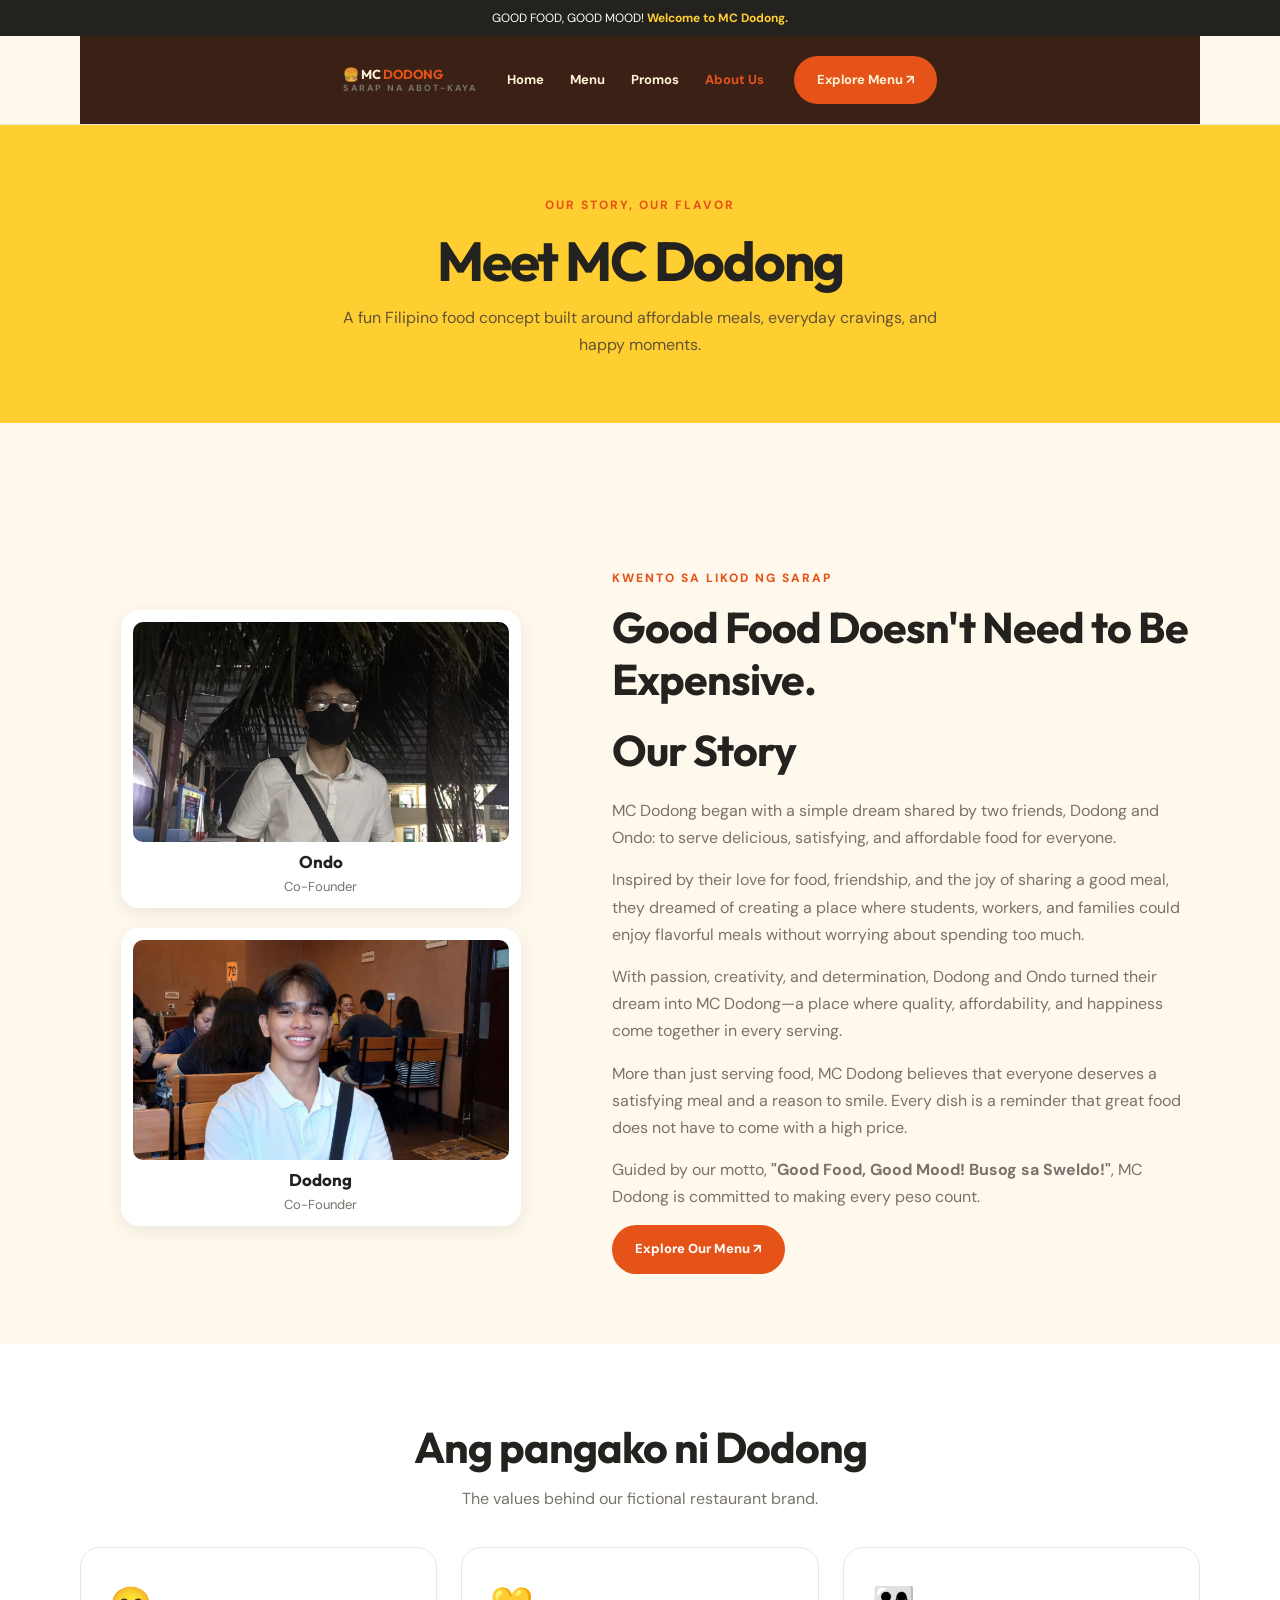
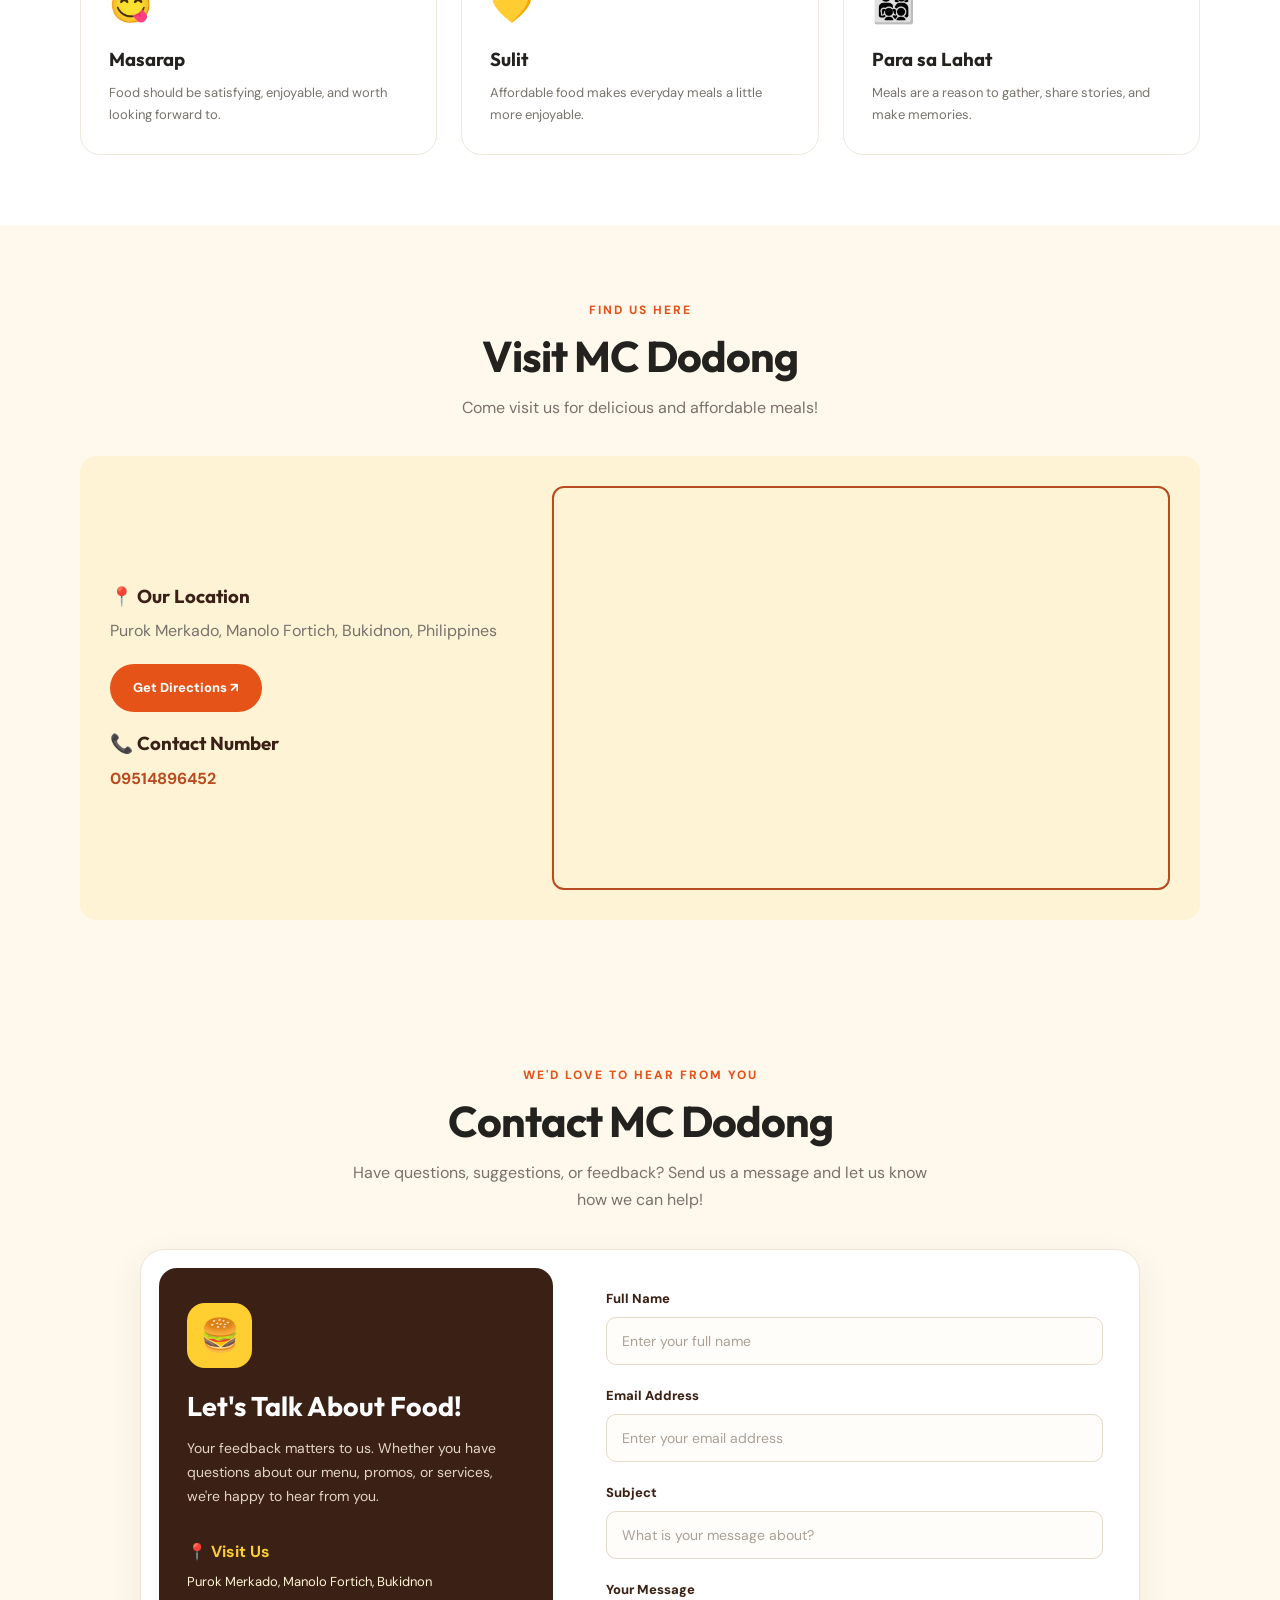
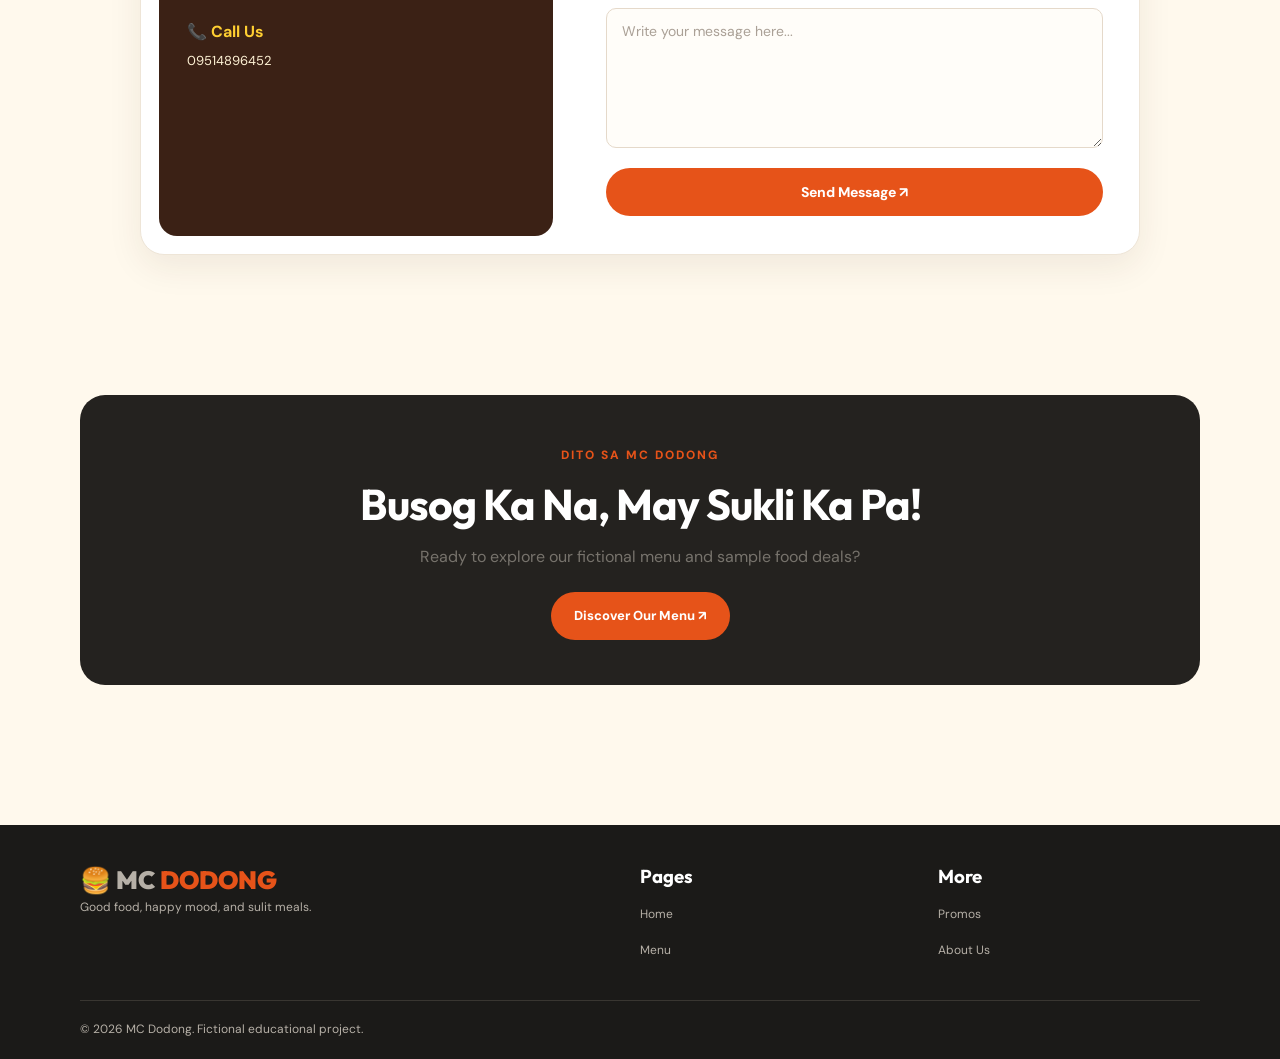
<file: about.html>
<!DOCTYPE html>
<html lang="en">
<head>
    
    <meta charset="UTF-8">
    <meta name="viewport" content="width=device-width, initial-scale=1.0">
    <title>MC Dodong | About Us</title>
    <link rel="stylesheet" href="styles.css">
</head>
<body>
    



<div class="announcement">GOOD FOOD, GOOD MOOD! <strong>Welcome to MC Dodong.</strong></div>

<header>
    <div class="container navbar">
        <a href="index.html" class="logo">🍔 MC <span>DODONG</span><small>SARAP NA ABOT-KAYA</small></a>
        <nav>
            <a href="index.html">Home</a>
            <a href="menu.html">Menu</a>
            <a href="promos.html">Promos</a>
            <a href="about.html" class="active">About Us</a>
        </nav>
        <a href="menu.html" class="btn">Explore Menu ↗</a>
    </div>
</header>

<main>
    <section class="page-banner">
        <span class="eyebrow">Our story, our flavor</span>
        <h1>Meet MC Dodong</h1>
        <p>A fun Filipino food concept built around affordable meals,
           everyday cravings, and happy moments.</p>
    </section>

    <section>
<section>
    <div class="container about-grid">

    
        <div class="founders-section">

            <div class="founder-card">
                <img src="you.png" alt="Photo of Ondo">
                <h3>Ondo</h3>
                <p>Co-Founder</p>
            </div>

            <div class="founder-card">
                <img src="dodong.png" alt="Photo of Dodong">
                <h3>Dodong</h3>
                <p>Co-Founder</p>
            </div>

        </div>

        <!-- RIGHT SIDE: OUR STORY -->
        <div class="story-content">
            <span class="eyebrow">Kwento sa likod ng sarap</span>

            <h2>Good Food Doesn't Need to Be Expensive.</h2>
            <h2>Our Story</h2>

            <p>
                MC Dodong began with a simple dream shared by two
                friends, Dodong and Ondo: to serve delicious,
                satisfying, and affordable food for everyone.
            </p>

            <p>
                Inspired by their love for food, friendship, and the
                joy of sharing a good meal, they dreamed of creating
                a place where students, workers, and families could
                enjoy flavorful meals without worrying about
                spending too much.
            </p>

            <p>
                With passion, creativity, and determination, Dodong
                and Ondo turned their dream into MC Dodong—a place
                where quality, affordability, and happiness come
                together in every serving.
            </p>

            <p>
                More than just serving food, MC Dodong believes that
                everyone deserves a satisfying meal and a reason to
                smile. Every dish is a reminder that great food does
                not have to come with a high price.
            </p>

            <p>
                Guided by our motto,
                <strong>"Good Food, Good Mood! Busog sa Sweldo!"</strong>,
                MC Dodong is committed to making every peso count.
            </p>

<a href="menu.html" class="btn">Explore Our Menu ↗</a>

            </div>
        </div>
    </section>

    <section style="background: white;">
        <div class="container">
            <div class="section-heading">
                
                <h2>Ang pangako ni Dodong</h2>
                <p>The values behind our fictional restaurant brand.</p>
            </div>

            <div class="card-grid">
                <article class="promo-card">
                    <div class="promo-icon">😋</div>
                    <h3>Masarap</h3>
                    <p>Food should be satisfying, enjoyable, and worth looking forward to.</p>
                </article>

                <article class="promo-card">
                    <div class="promo-icon">💛</div>
                    <h3>Sulit</h3>
                    <p>Affordable food makes everyday meals a little more enjoyable.</p>
                </article>

                <article class="promo-card">
                    <div class="promo-icon">👨‍👩‍👧‍👦</div>
                    <h3>Para sa Lahat</h3>
                    <p>Meals are a reason to gather, share stories, and make memories.</p>
                </article>
            </div>
        </div>
    </section>
    
    <!-- LOCATION AND CONTACT SECTION -->
    <section id="location">
        <div class="container">
            <div class="section-heading">
                <span class="eyebrow">Find us here</span>
                <h2>Visit MC Dodong</h2>
                <p>Come visit us for delicious and affordable meals!</p>
            </div>

            <div class="location-card">
                <div class="location-info">
                    <h3>📍 Our Location</h3>
                    <p>Purok Merkado, Manolo Fortich, Bukidnon, Philippines</p>

                    <a
                        href="https://www.google.com/maps?q=8.322611,124.808333"
                        target="_blank"
                        rel="noopener noreferrer"
                        class="btn">
                        Get Directions ↗
                    </a>

                    <h3>📞 Contact Number</h3>
                    <p>
                        <a href="tel:09514896452">09514896452</a>
                    </p>
                </div>

                <div class="map-container">
                    <iframe
                        src="https://maps.google.com/maps?q=8.322611,124.808333&z=16&output=embed"
                        width="100%"
                        height="400"
                        style="border:0;"
                        allowfullscreen
                        loading="lazy"
                        title="MC Dodong Location Map">
                    </iframe>
                </div>
            </div>
        </div>
    </section>
    
<!-- CONTACT FORM SECTION -->
<section id="contact" class="contact-section">
    <div class="container">

        <div class="section-heading">
            <span class="eyebrow">We'd love to hear from you</span>
            <h2>Contact MC Dodong</h2>
            <p>
                Have questions, suggestions, or feedback?
                Send us a message and let us know how we can help!
            </p>
        </div>

        <div class="contact-form-container">

            <div class="contact-form-info">
                <span class="contact-icon">🍔</span>
                <h3>Let's Talk About Food!</h3>
                <p>
                    Your feedback matters to us. Whether you have
                    questions about our menu, promos, or services,
                    we're happy to hear from you.
                </p>

                <div class="contact-detail">
                    <strong>📍 Visit Us</strong>
                    <p>Purok Merkado, Manolo Fortich, Bukidnon</p>
                </div>

                <div class="contact-detail">
                    <strong>📞 Call Us</strong>
                    <p><a href="tel:09514896452">09514896452</a></p>
                </div>
            </div>

            <form class="contact-form"
                  action="https://formsubmit.co/YOUR_EMAIL@example.com"
                  method="POST">

                <input type="hidden" name="_subject"
                       value="New Message from MC Dodong Website">

                <input type="hidden" name="_captcha" value="true">

                <input type="hidden" name="_template" value="table">

                <div class="form-group">
                    <label for="contact-name">Full Name</label>
                    <input type="text"
                           id="contact-name"
                           name="name"
                           placeholder="Enter your full name"
                           autocomplete="name"
                           required>
                </div>

                <div class="form-group">
                    <label for="contact-email">Email Address</label>
                    <input type="email"
                           id="contact-email"
                           name="email"
                           placeholder="Enter your email address"
                           autocomplete="email"
                           required>
                </div>

                <div class="form-group">
                    <label for="contact-subject">Subject</label>
                    <input type="text"
                           id="contact-subject"
                           name="subject"
                           placeholder="What is your message about?"
                           required>
                </div>

                <div class="form-group">
                    <label for="contact-message">Your Message</label>
                    <textarea id="contact-message"
                              name="message"
                              rows="5"
                              placeholder="Write your message here..."
                              required></textarea>
                </div>

                <button type="submit" class="btn contact-submit">
                    Send Message ↗
                </button>

            </form>
        </div>
    </div>
</section>



    <section>
        <div class="container cta">
            <span class="eyebrow">Dito sa MC Dodong</span>
            <h2>Busog Ka Na, May Sukli Ka Pa!</h2>
            <p>Ready to explore our fictional menu and sample food deals?</p>
            <a href="menu.html" class="btn">Discover Our Menu ↗</a>
        </div>
    </section>
</main>

<footer>
    <div class="container footer-grid">
        <div><a href="index.html" class="logo">🍔 MC <span>DODONG</span></a><p>Good food, happy mood, and sulit meals.</p></div>
        <div><h3>Pages</h3><ul><li><a href="index.html">Home</a></li><li><a href="menu.html">Menu</a></li></ul></div>
        <div><h3>More</h3><ul><li><a href="promos.html">Promos</a></li><li><a href="about.html">About Us</a></li></ul></div>
    </div>
    <div class="container footer-bottom"><p>© 2026 MC Dodong. Fictional educational project.</p></div>
</footer>

</body>
</html>
</file>
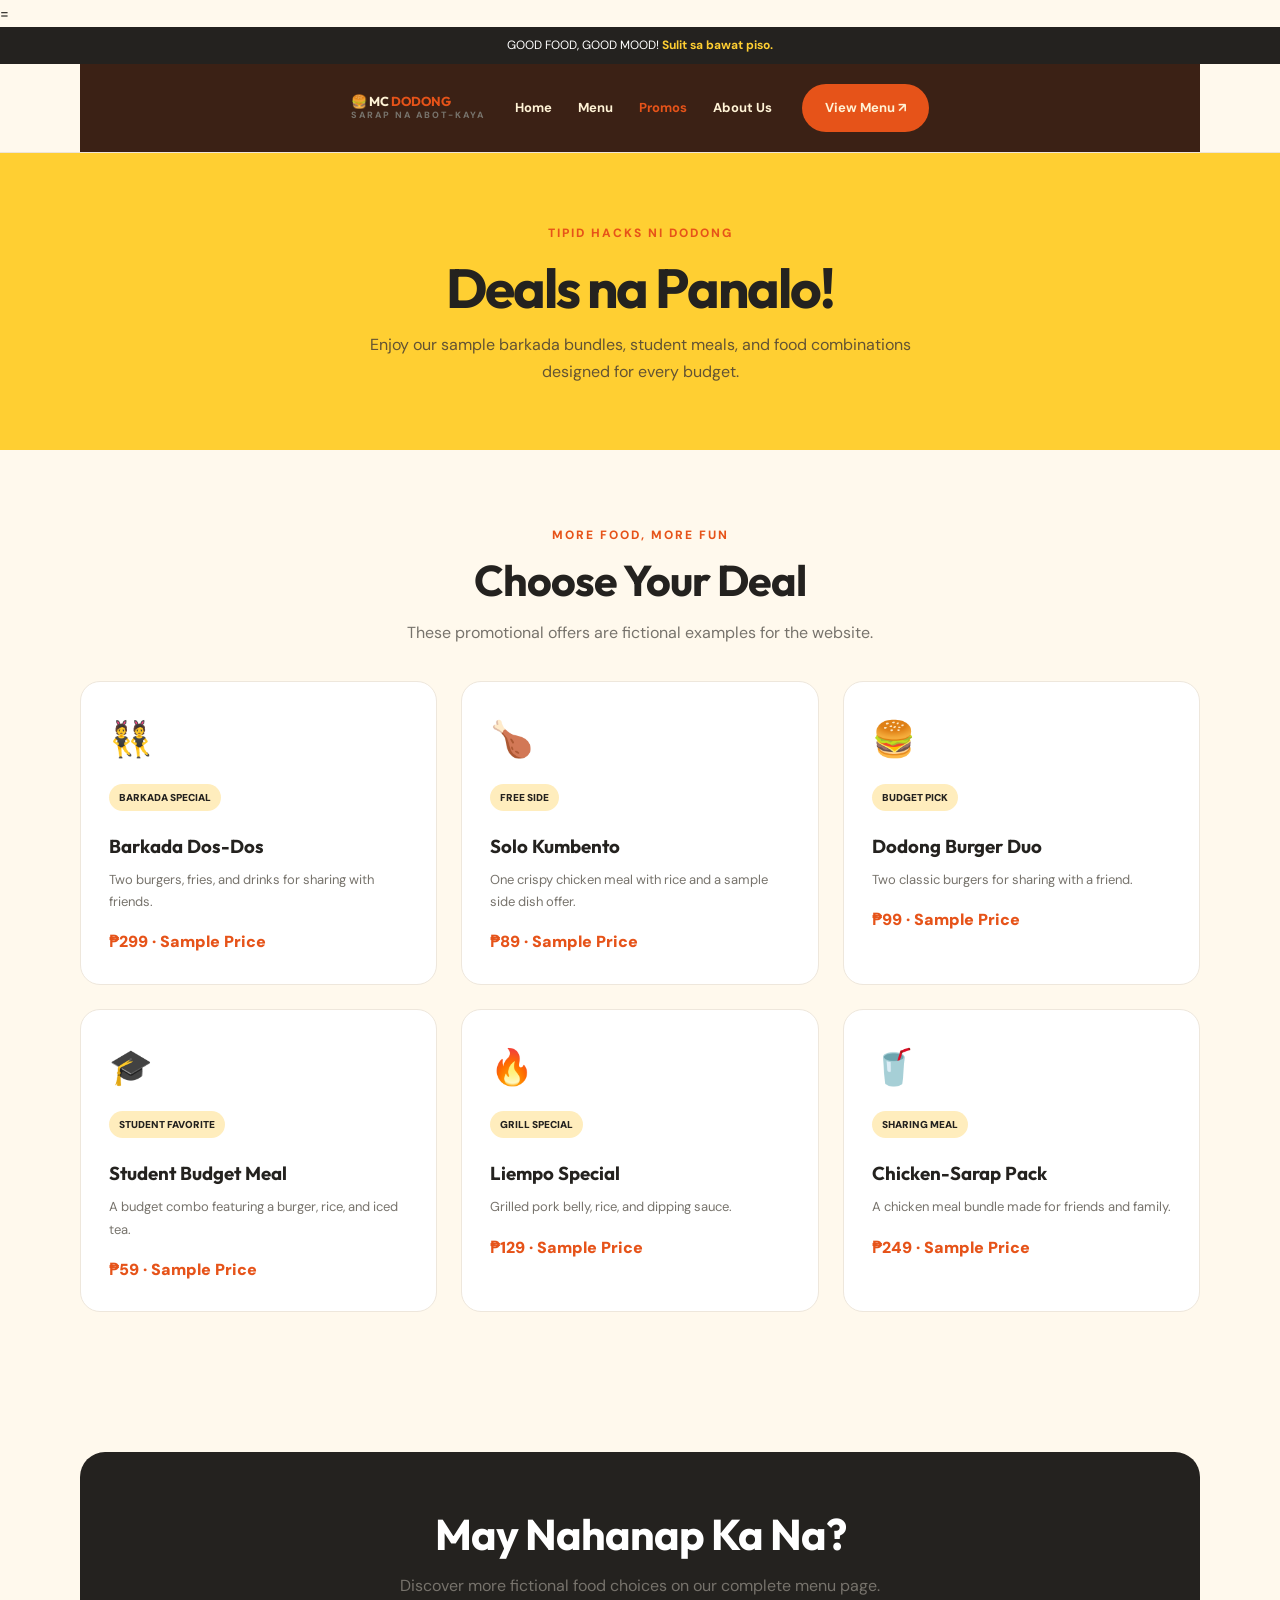
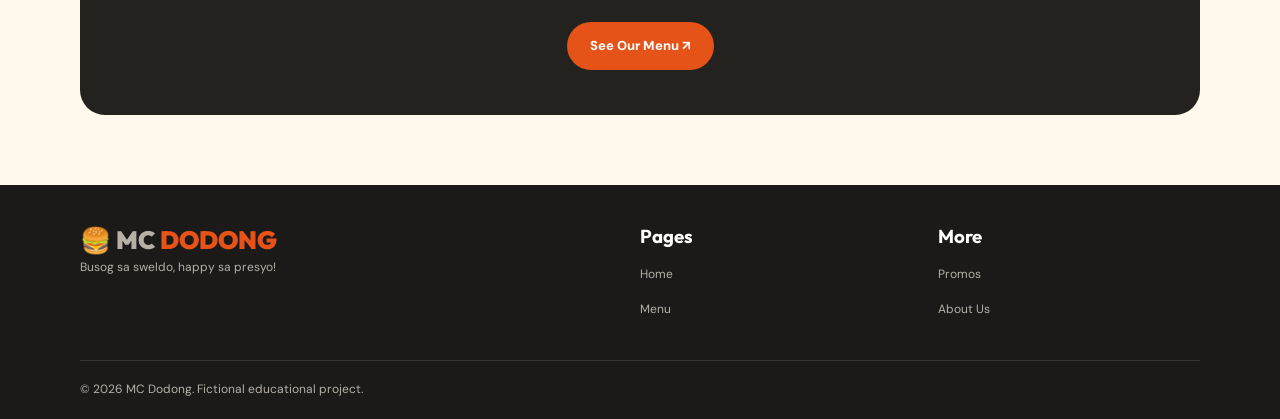
<file: promos.html>
<!DOCTYPE html>
<html lang="en">
<head>
 
    <meta charset="UTF-8">
    <meta name="viewport" content="width=device-width, initial-scale=1.0">
    <title>MC Dodong | Promos</title>
    <link rel="stylesheet" href="styles.css">
</head>
<body>
=


<div class="announcement">GOOD FOOD, GOOD MOOD! <strong>Sulit sa bawat piso.</strong></div>

<header>
    <div class="container navbar">
        <a href="index.html" class="logo">🍔 MC <span>DODONG</span><small>SARAP NA ABOT-KAYA</small></a>
        <nav>
            <a href="index.html">Home</a>
            <a href="menu.html">Menu</a>
            <a href="promos.html" class="active">Promos</a>
            <a href="about.html">About Us</a>
        </nav>
        <a href="menu.html" class="btn">View Menu ↗</a>
    </div>
</header>

<main>
    <section class="page-banner">
        <span class="eyebrow">Tipid hacks ni Dodong</span>
        <h1>Deals na Panalo!</h1>
        <p>Enjoy our sample barkada bundles, student meals,
           and food combinations designed for every budget.</p>
    </section>

    <section>
        <div class="container">
            <div class="section-heading">
                <span class="eyebrow">More food, more fun</span>
                <h2>Choose Your Deal</h2>
                <p>These promotional offers are fictional examples for the website.</p>
            </div>

            <div class="card-grid">
                <article class="promo-card">
                    <div class="promo-icon">👯</div>
                    <span class="tag">BARKADA SPECIAL</span>
                    <h3>Barkada Dos-Dos</h3>
                    <p>Two burgers, fries, and drinks for sharing with friends.</p>
                    <div class="promo-price">₱299 · Sample Price</div>
                </article>

                <article class="promo-card">
                    <div class="promo-icon">🍗</div>
                    <span class="tag">FREE SIDE</span>
                    <h3>Solo Kumbento</h3>
                    <p>One crispy chicken meal with rice and a sample side dish offer.</p>
                    <div class="promo-price">₱89 · Sample Price</div>
                </article>

                <article class="promo-card">
                    <div class="promo-icon">🍔</div>
                    <span class="tag">BUDGET PICK</span>
                    <h3>Dodong Burger Duo</h3>
                    <p>Two classic burgers for sharing with a friend.</p>
                    <div class="promo-price">₱99 · Sample Price</div>
                </article>

                <article class="promo-card">
                    <div class="promo-icon">🎓</div>
                    <span class="tag">STUDENT FAVORITE</span>
                    <h3>Student Budget Meal</h3>
                    <p>A budget combo featuring a burger, rice, and iced tea.</p>
                    <div class="promo-price">₱59 · Sample Price</div>
                </article>

                <article class="promo-card">
                    <div class="promo-icon">🔥</div>
                    <span class="tag">GRILL SPECIAL</span>
                    <h3>Liempo Special</h3>
                    <p>Grilled pork belly, rice, and dipping sauce.</p>
                    <div class="promo-price">₱129 · Sample Price</div>
                </article>

                <article class="promo-card">
                    <div class="promo-icon">🥤</div>
                    <span class="tag">SHARING MEAL</span>
                    <h3>Chicken-Sarap Pack</h3>
                    <p>A chicken meal bundle made for friends and family.</p>
                    <div class="promo-price">₱249 · Sample Price</div>
                </article>
            </div>
        </div>
    </section>

    <section>
        <div class="container cta">
            <h2>May Nahanap Ka Na?</h2>
            <p>Discover more fictional food choices on our complete menu page.</p>
            <a href="menu.html" class="btn">See Our Menu ↗</a>
        </div>
    </section>
</main>

<footer>
    <div class="container footer-grid">
        <div><a href="index.html" class="logo">🍔 MC <span>DODONG</span></a><p>Busog sa sweldo, happy sa presyo!</p></div>
        <div><h3>Pages</h3><ul><li><a href="index.html">Home</a></li><li><a href="menu.html">Menu</a></li></ul></div>
        <div><h3>More</h3><ul><li><a href="promos.html">Promos</a></li><li><a href="about.html">About Us</a></li></ul></div>
    </div>
    <div class="container footer-bottom"><p>© 2026 MC Dodong. Fictional educational project.</p></div>
</footer>

</body>
</html>
</file>
<file: styles.css>
@import url('https://fonts.googleapis.com/css2?family=DM+Sans:wght@400;500;600;700;800&family=Outfit:wght@500;600;700;800;900&display=swap');

:root {
    --orange: #e65319;
    --orange-dark: #bd3610;
    --yellow: #ffcf32;
    --cream: #fff9ed;
    --dark: #24221f;
    --muted: #77736c;
}

* {
    margin: 0;
    padding: 0;
    box-sizing: border-box;
}

html {
    scroll-behavior: smooth;
}

body {
    font-family: 'DM Sans', sans-serif;
    color: var(--dark);
    background: var(--cream);
    line-height: 1.7;
}

img {
    height: auto;
    width: 100%;
    display: block;
    object-fit: cover;
}

a {
    color: inherit;
    text-decoration: none;
}

.container {
    width: min(1120px, 90%);
    margin: auto;
}

/* ANNOUNCEMENT */
.announcement {
    background: var(--dark);
    color: white;
    text-align: center;
    padding: 8px 12px;
    font-size: 12px;
}

.announcement strong {
    color: var(--yellow);
}

/* HEADER AND NAVIGATION */
header {
    position: sticky;
    top: 0;
    z-index: 100;
    background: var(--cream);
    border-bottom: 1px solid #eee5d7;
}

.navbar {
    min-height: 82px;
    display: flex;
    justify-content: center;
    align-items: center;
    gap: 30px;
    padding: 20px;
    background-color: #3b2115;
    flex-wrap: wrap;
}

.logo {
    font-family: 'Outfit', sans-serif;
    font-size: 25px;
    font-weight: 900;
    line-height: 1.2;
    white-space: nowrap;
}

.logo span {
    color: var(--orange);
}

.logo small {
    display: block;
    font: 800 9px 'DM Sans', sans-serif;
    letter-spacing: 2px;
    color: var(--muted);
}

nav {
    display: flex;
    align-items: center;
    justify-content: center;
    gap: 26px;
    flex-wrap: wrap;
}

nav a,
.navbar a {
    color: #fff3d6;
    text-decoration: none;
    font-size: 13px;
    font-weight: 700;
    transition: color .2s;
}

nav a:hover,
nav a.active,
.navbar a:hover {
    color: var(--orange);
}

.btn {
    display: inline-block;
    background: var(--orange);
    color: white;
    padding: 13px 23px;
    border-radius: 50px;
    font-size: 13px;
    font-weight: 800;
    border: none;
    transition: .25s;
}

.btn:hover {
    background: var(--orange-dark);
    transform: translateY(-2px);
}

/* GENERAL SECTIONS */
section {
    padding: 70px 0;
}

.eyebrow {
    color: var(--orange);
    font-size: 12px;
    font-weight: 800;
    letter-spacing: 2px;
    text-transform: uppercase;
}

h1,
h2,
h3 {
    font-family: 'Outfit', sans-serif;
    line-height: 1.2;
}

h1 {
    font-size: clamp(40px, 6vw, 68px);
    letter-spacing: -2px;
}

h2 {
    font-size: clamp(30px, 4vw, 43px);
    letter-spacing: -1px;
}

p {
    color: var(--muted);
}

.section-heading {
    text-align: center;
    margin-bottom: 35px;
}

.section-heading h2 {
    margin: 8px 0 12px;
}

.section-heading p {
    max-width: 580px;
    margin: auto;
}

/* HOME HERO */
.hero {
    padding: 65px 0;
}

.hero-grid {
    display: grid;
    grid-template-columns: 1fr 1fr;
    align-items: center;
    gap: 45px;
}

.hero h1 {
    margin: 18px 0;
}

.hero h1 span {
    color: var(--orange);
}

.hero p {
    margin-bottom: 25px;
}

.hero-image {
    height: 500px;
    border: 10px solid var(--yellow);
    border-radius: 45% 45% 22px 22px;
}

/* FEATURE STRIP */
.features {
    background: var(--orange);
    color: white;
    padding: 22px 0;
}

.feature-grid {
    display: grid;
    grid-template-columns: repeat(3, 1fr);
    gap: 20px;
    text-align: center;
}

.feature-grid strong {
    display: block;
}

.feature-grid p {
    color: #ffe0d2;
    font-size: 12px;
}

/* GENERAL CARDS */
.card-grid {
    display: grid;
    grid-template-columns: repeat(3, 1fr);
    gap: 24px;
}

.card {
    background: white;
    border: 1px solid #eee7dc;
    border-radius: 20px;
    overflow: hidden;
    transition: transform .25s, box-shadow .25s;
}

.card:hover {
    transform: translateY(-6px);
    box-shadow: 0 15px 35px #34231412;
}

.card img {
    height: 220px;
}

.card-content {
    padding: 22px;
}

.card h3 {
    font-size: 22px;
    margin-bottom: 8px;
}

.card p {
    font-size: 13px;
    margin-bottom: 15px;
}

.price {
    color: var(--orange);
    font-family: 'Outfit', sans-serif;
    font-size: 22px;
    font-weight: 900;
}

.tag {
    display: inline-block;
    background: #ffedbd;
    padding: 5px 10px;
    border-radius: 50px;
    font-size: 10px;
    font-weight: 900;
    margin-bottom: 12px;
}

/* PAGE BANNERS */
.page-banner {
    background: var(--yellow);
    text-align: center;
    padding: 65px 20px;
}

.page-banner h1 {
    font-size: clamp(38px, 5vw, 55px);
    margin: 10px 0;
}

.page-banner p {
    max-width: 600px;
    margin: auto;
    color: #635333;
}

/* PROMO CARDS */
.promo-card {
    background: white;
    padding: 28px;
    border-radius: 20px;
    border: 1px solid #eee7dc;
    transition: .25s;
}

.promo-card:hover {
    border-color: var(--orange);
    transform: translateY(-5px);
}

.promo-icon {
    font-size: 35px;
    margin-bottom: 12px;
}

.promo-card h3 {
    margin: 12px 0;
}

.promo-card p {
    font-size: 13px;
}

.promo-price {
    color: var(--orange);
    font-weight: 900;
    margin-top: 15px;
}

/* ========================================
   ABOUT PAGE LAYOUT
======================================== */

.about-grid {
    display: grid;
    grid-template-columns: minmax(0, 0.9fr) minmax(0, 1.1fr);
    align-items: center;
    gap: 50px;
}

/* FOUNDER PHOTOS: ONDO ABOVE DODONG */
.about-grid .founders-section {
    display: flex;
    flex-direction: column;
    align-items: center;
    justify-content: center;
    gap: 20px;
    width: 100%;
    min-width: 0;
}

/* WIDER FOUNDER CARDS */
.about-grid .founder-card {
    width: 100%;
    max-width: 400px;
    min-width: 0;
    padding: 12px;
    text-align: center;
    background: #ffffff;
    border-radius: 18px;
    box-shadow: 0 5px 18px rgba(0, 0, 0, 0.08);
}

/* WIDER FOUNDER IMAGES */
.about-grid .founder-card img {
    display: block;
    width: 100%;
    height: 220px;
    max-height: none;
    object-fit: cover;
    object-position: center top;
    border-radius: 10px;
    box-shadow: none;
}

/* FOUNDER NAMES AND TITLES */
.about-grid .founder-card h3 {
    margin: 10px 0 4px;
    font-size: 17px;
}

.about-grid .founder-card p {
    font-size: 13px;
    line-height: 1.5;
    margin-bottom: 0;
}

/* STORY CONTENT ON THE RIGHT */
.story-content {
    min-width: 0;
}

.story-content h2 {
    margin: 12px 0 20px;
}

.story-content p {
    margin-bottom: 15px;
}

/* CALL TO ACTION */
.cta {
    text-align: center;
    background: var(--dark);
    color: white;
    border-radius: 25px;
    padding: 45px 20px;
}

.cta h2 {
    margin: 12px 0;
}

.cta p {
    max-width: 520px;
    margin: 0 auto 22px;
}

/* FOOTER */
footer {
    background: #1b1a18;
    color: white;
    padding: 40px 0 20px;
}

.footer-grid {
    display: grid;
    grid-template-columns: 2fr 1fr 1fr;
    gap: 35px;
    padding-bottom: 30px;
}

footer h3 {
    margin-bottom: 12px;
}

footer p,
footer a {
    color: #b6b0a7;
    font-size: 12px;
}

footer ul {
    list-style: none;
}

footer li {
    margin: 8px 0;
}

footer a:hover {
    color: var(--yellow);
}

.footer-bottom {
    border-top: 1px solid #393631;
    padding-top: 18px;
    font-size: 11px;
}

/* LOCATION AND CONTACT SECTION */
.location-card {
    display: grid;
    grid-template-columns: 1fr 1.5fr;
    gap: 30px;
    align-items: center;
    padding: 30px;
    background: #fff3d6;
    border-radius: 16px;
    margin-top: 30px;
}

.location-info h3 {
    color: #3b2115;
    margin: 20px 0 10px;
}

.location-info p {
    line-height: 1.7;
    margin-bottom: 20px;
}

.location-info a:not(.btn) {
    color: #b94b20;
    font-weight: bold;
}

.map-container {
    width: 100%;
    overflow: hidden;
    border-radius: 12px;
    border: 2px solid #b94b20;
}

.map-container iframe {
    display: block;
    width: 100%;
    min-height: 350px;
}

/* ========================================
   TABLET RESPONSIVENESS
======================================== */

@media (max-width: 768px) {
    .location-card {
        grid-template-columns: 1fr;
        padding: 20px;
    }

    .map-container iframe {
        min-height: 300px;
    }
}

/* ========================================
   MOBILE RESPONSIVENESS
======================================== */

@media (max-width: 760px) {

    /* NAVIGATION */
    .navbar {
        flex-direction: column;
        padding: 15px;
        gap: 18px;
    }

    nav {
        justify-content: center;
        flex-wrap: wrap;
        gap: 15px;
    }

    /* HOME AND ABOUT LAYOUT */
    .hero-grid,
    .about-grid {
        grid-template-columns: 1fr;
    }

    .hero-image {
        height: 320px;
    }

    .about-grid {
        gap: 30px;
    }

    /* KEEP FOUNDER CARDS STACKED */
    .about-grid .founders-section {
        display: flex;
        flex-direction: column;
        align-items: center;
        justify-content: center;
        width: 100%;
        max-width: none;
        margin: 0 auto;
        gap: 20px;
    }

    /* WIDER FOUNDER CARDS ON MOBILE */
    .about-grid .founder-card {
        width: 100%;
        max-width: 400px;
    }

    .about-grid .founder-card img {
        width: 100%;
        height: 220px;
        max-height: none;
    }

    /* MENU CARDS */
    .card-grid {
        grid-template-columns: repeat(2, minmax(0, 1fr));
        gap: 15px;
    }

    .card img {
        height: 180px;
    }

    /* FEATURES */
    .feature-grid {
        grid-template-columns: 1fr;
    }

    /* FOOTER */
    .footer-grid {
        grid-template-columns: 1fr;
        gap: 25px;
    }
}

/* ========================================
   SMALL MOBILE SCREENS
======================================== */

@media (max-width: 480px) {

    nav {
        gap: 12px;
    }

    nav a {
        font-size: 12px;
    }

    .card-grid {
        grid-template-columns: 1fr;
    }

    .card img {
        height: 230px;
    }

    section {
        padding: 50px 0;
    }

    /* FOUNDER CARDS FIT THE SCREEN */
    .about-grid .founder-card {
        max-width: 100%;
    }

    .about-grid .founder-card img {
        height: 200px;
    }
}

/* ========================================
   EXTRA SMALL MOBILE SCREENS
======================================== */

@media (max-width: 380px) {

    .about-grid .founders-section {
        gap: 15px;
    }

    .about-grid .founder-card {
        max-width: 100%;
        padding: 7px;
    }

    .about-grid .founder-card img {
        height: 180px;
        max-height: none;
    }
}

/* ========================================
   CONTACT FORM SECTION
======================================== */

.contact-section {
    background: #fff9ed;
}

.contact-form-container {
    display: grid;
    grid-template-columns: 0.85fr 1.15fr;
    gap: 35px;
    align-items: stretch;
    max-width: 1000px;
    margin: 0 auto;
    padding: 18px;
    background: #ffffff;
    border: 1px solid #eee5d7;
    border-radius: 24px;
    box-shadow: 0 12px 35px rgba(59, 33, 21, 0.08);
}

/* LEFT INFORMATION PANEL */

.contact-form-info {
    background: #3b2115;
    color: #fff3d6;
    border-radius: 18px;
    padding: 35px 28px;
}

.contact-icon {
    display: inline-flex;
    align-items: center;
    justify-content: center;
    width: 65px;
    height: 65px;
    margin-bottom: 22px;
    background: #ffcf32;
    border-radius: 18px;
    font-size: 32px;
}

.contact-form-info h3 {
    color: #ffffff;
    font-size: 27px;
    margin-bottom: 15px;
}

.contact-form-info > p {
    color: #e3d5c6;
    font-size: 14px;
    margin-bottom: 30px;
}

.contact-detail {
    margin-top: 25px;
}

.contact-detail strong {
    display: block;
    color: #ffcf32;
    margin-bottom: 5px;
}

.contact-detail p,
.contact-detail a {
    color: #fff3d6;
    font-size: 13px;
    overflow-wrap: anywhere;
}

/* FORM AREA */

.contact-form {
    padding: 20px 18px;
    min-width: 0;
}

.form-group {
    margin-bottom: 20px;
}

.form-group label {
    display: block;
    color: #3b2115;
    font-size: 13px;
    font-weight: 800;
    margin-bottom: 7px;
}

.form-group input,
.form-group textarea {
    display: block;
    width: 100%;
    padding: 13px 15px;
    border: 1px solid #e5d9ca;
    border-radius: 10px;
    background: #fffdf9;
    color: #24221f;
    font-family: 'DM Sans', sans-serif;
    font-size: 14px;
    outline: none;
    transition: border-color 0.2s, box-shadow 0.2s;
}

.form-group input {
    min-height: 48px;
}

.form-group textarea {
    min-height: 140px;
    resize: vertical;
}

.form-group input::placeholder,
.form-group textarea::placeholder {
    color: #aaa096;
}

.form-group input:focus,
.form-group textarea:focus {
    border-color: #e65319;
    box-shadow: 0 0 0 3px rgba(230, 83, 25, 0.12);
}

.contact-submit {
    width: 100%;
    cursor: pointer;
    font-family: 'DM Sans', sans-serif;
    font-size: 14px;
    padding: 15px 20px;
}

/* CONTACT FORM RESPONSIVENESS */

@media (max-width: 768px) {
    .contact-form-container {
        grid-template-columns: 1fr;
        gap: 15px;
        padding: 12px;
    }

    .contact-form-info {
        padding: 28px 24px;
    }

    .contact-form {
        padding: 20px 12px;
    }
}

@media (max-width: 480px) {
    .contact-form-info h3 {
        font-size: 23px;
    }

    .contact-form-info {
        padding: 25px 20px;
    }

    .contact-form {
        padding: 15px 5px;
    }

    .form-group input,
    .form-group textarea {
        font-size: 16px;
    }
}

/* PAYMENT METHOD */
#paymentMethod {
    cursor: pointer;
    background-color: #fffdf9;
    border: 1px solid #e5d9ca;
    transition: border-color 0.2s, box-shadow 0.2s;
}

#paymentMethod:focus {
    border-color: #e65319;
    box-shadow: 0 0 0 3px rgba(230, 83, 25, 0.12);
}

.order-note {
    font-size: 12px;
    color: #777;
    line-height: 1.5;
    margin-top: 6px;
    margin-bottom: 14px;
}
</file>
